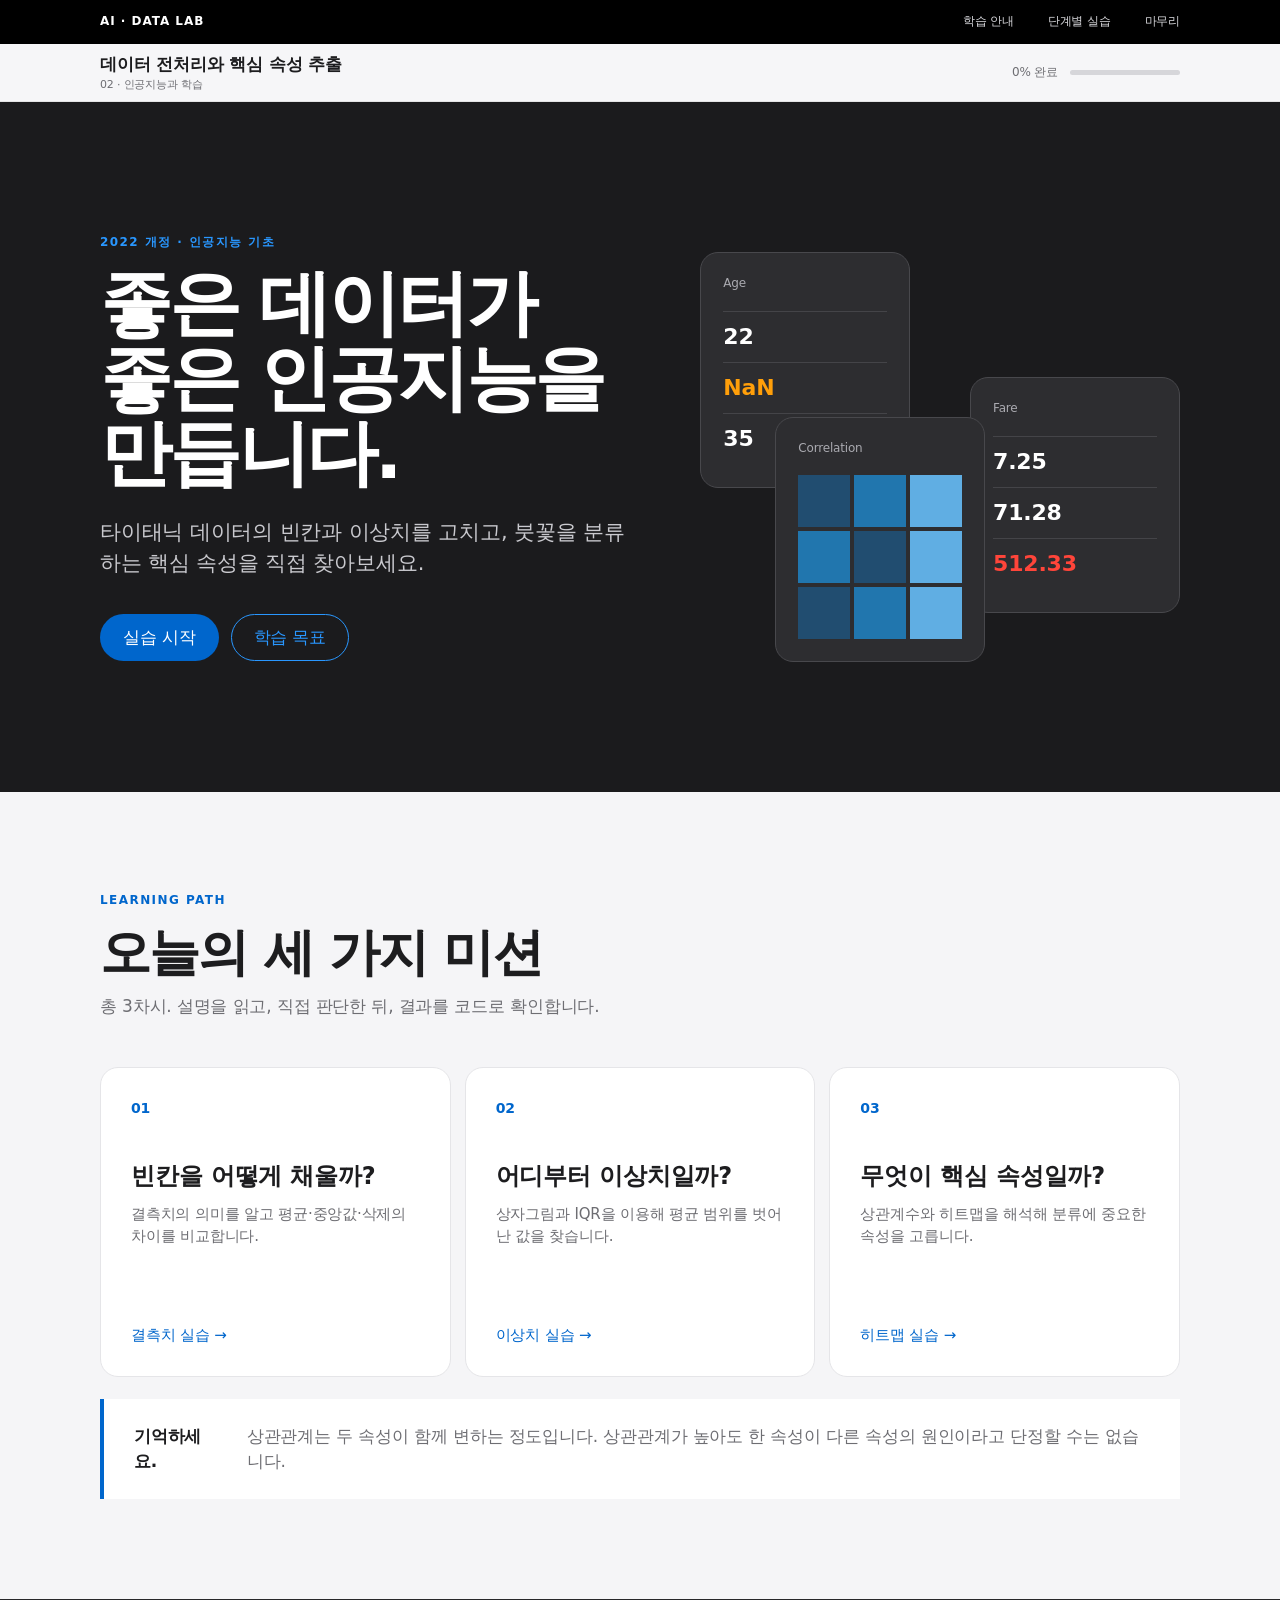
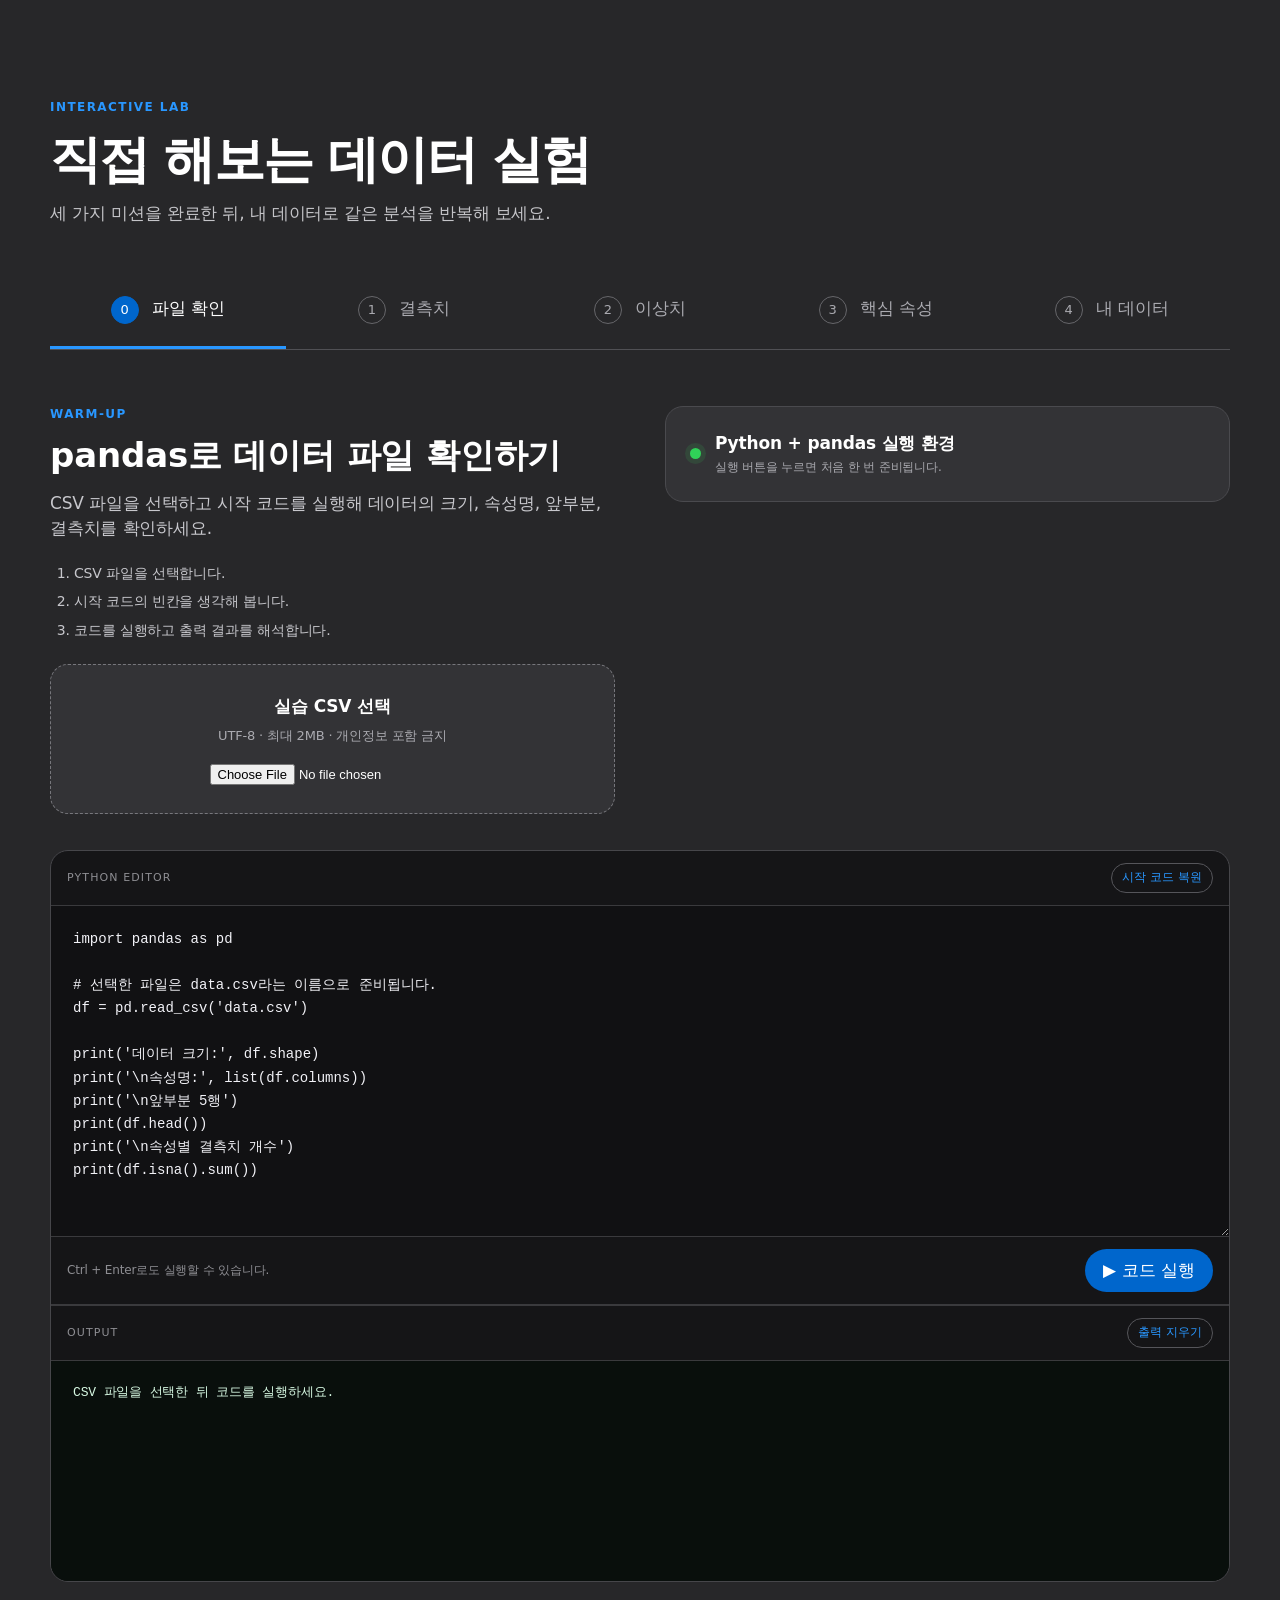
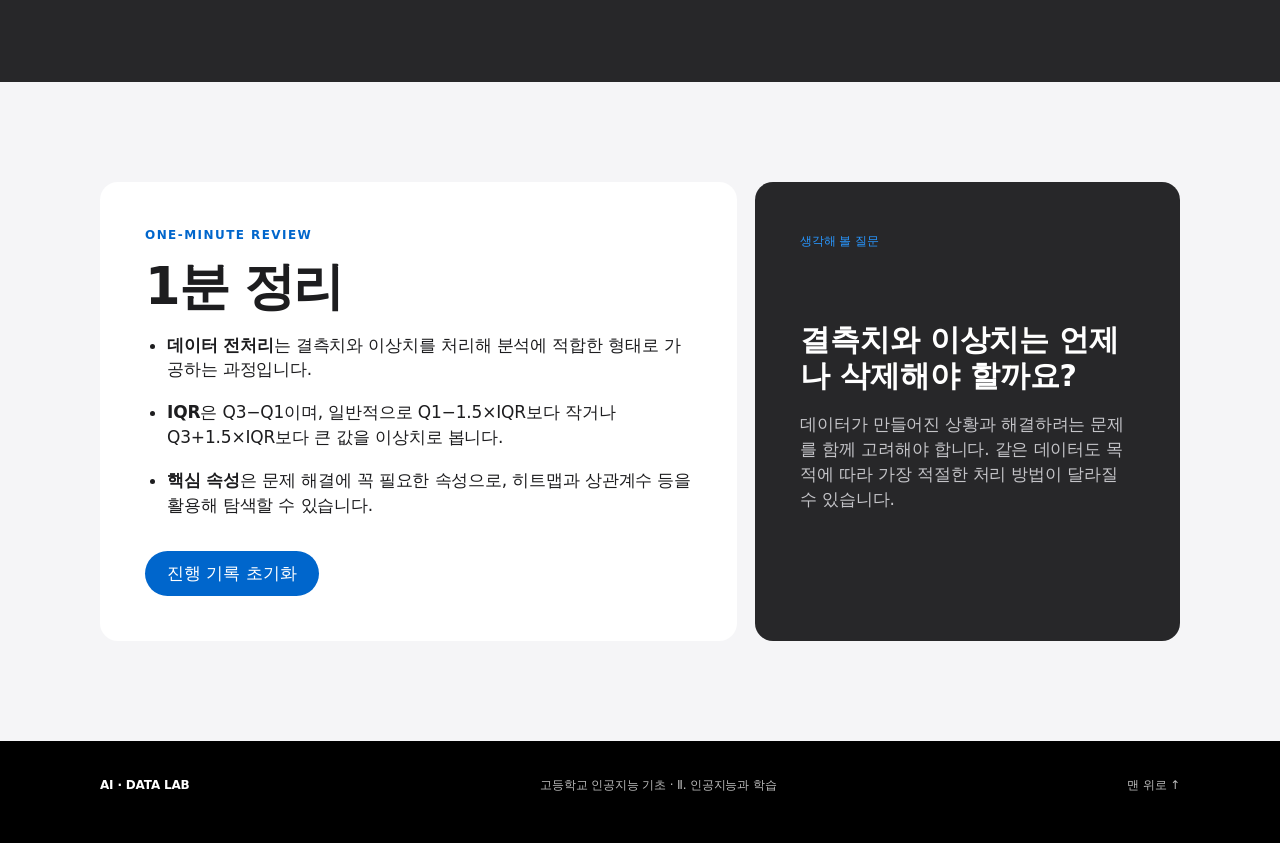
<file: index.html>
<!doctype html>
<html lang="ko">
  <head>
    <meta charset="UTF-8" />
    <meta name="viewport" content="width=device-width, initial-scale=1.0" />
    <meta name="description" content="고등학교 인공지능 기초 2단원 데이터 전처리와 핵심 속성 추출 실습 도우미" />
    <meta name="theme-color" content="#000000" />
    <title>데이터 실험실 | 인공지능 기초</title>
    <link rel="stylesheet" href="styles.css" />
    <link rel="stylesheet" href="upload.css" />
    <script src="app.js" defer></script>
    <script src="python-lab.js?v=20260804-3" defer></script>
  </head>
  <body>
    <a class="skip-link" href="#lesson">실습으로 바로가기</a>
    <header class="global-nav">
      <a class="wordmark" href="#top" aria-label="데이터 실험실 처음으로">AI · DATA LAB</a>
      <nav aria-label="주요 메뉴">
        <a href="#overview">학습 안내</a><a href="#lesson">단계별 실습</a><a href="#check">마무리</a>
      </nav>
    </header>
    <div class="sub-nav">
      <a href="#top"><strong>데이터 전처리와 핵심 속성 추출</strong><span>02 · 인공지능과 학습</span></a>
      <div class="progress-wrap" aria-label="학습 진행률"><span id="progressText">0% 완료</span><div class="progress-track"><i id="progressBar"></i></div></div>
    </div>

    <main id="top">
      <section class="hero dark-section">
        <div class="hero-copy">
          <p class="eyebrow">2022 개정 · 인공지능 기초</p>
          <h1>좋은 데이터가<br />좋은 인공지능을 만듭니다.</h1>
          <p>타이태닉 데이터의 빈칸과 이상치를 고치고, 붓꽃을 분류하는 핵심 속성을 직접 찾아보세요.</p>
          <div class="hero-actions"><a class="button primary" href="#lesson">실습 시작</a><a class="button ghost" href="#overview">학습 목표</a></div>
        </div>
        <div class="data-art" aria-hidden="true">
          <div class="data-card card-a"><small>Age</small><b>22</b><b class="missing">NaN</b><b>35</b></div>
          <div class="data-card card-b"><small>Fare</small><b>7.25</b><b>71.28</b><b class="outlier">512.33</b></div>
          <div class="data-card card-c"><small>Correlation</small><div class="mini-heatmap"><i></i><i></i><i></i><i></i><i></i><i></i><i></i><i></i><i></i></div></div>
        </div>
      </section>

      <section class="overview light-section" id="overview">
        <div class="section-title"><p class="eyebrow blue">LEARNING PATH</p><h2>오늘의 세 가지 미션</h2><p>총 3차시. 설명을 읽고, 직접 판단한 뒤, 결과를 코드로 확인합니다.</p></div>
        <div class="mission-grid">
          <article><span>01</span><h3>빈칸을 어떻게 채울까?</h3><p>결측치의 의미를 알고 평균·중앙값·삭제의 차이를 비교합니다.</p><a href="#lesson" data-open-tab="missing">결측치 실습 →</a></article>
          <article><span>02</span><h3>어디부터 이상치일까?</h3><p>상자그림과 IQR을 이용해 평균 범위를 벗어난 값을 찾습니다.</p><a href="#lesson" data-open-tab="outlier">이상치 실습 →</a></article>
          <article><span>03</span><h3>무엇이 핵심 속성일까?</h3><p>상관계수와 히트맵을 해석해 분류에 중요한 속성을 고릅니다.</p><a href="#lesson" data-open-tab="feature">히트맵 실습 →</a></article>
        </div>
        <aside class="concept-note"><strong>기억하세요.</strong><p>상관관계는 두 속성이 함께 변하는 정도입니다. 상관관계가 높아도 한 속성이 다른 속성의 원인이라고 단정할 수는 없습니다.</p></aside>
      </section>

      <section class="lab-section" id="lesson">
        <div class="section-title inverse"><p class="eyebrow">INTERACTIVE LAB</p><h2>직접 해보는 데이터 실험</h2><p>세 가지 미션을 완료한 뒤, 내 데이터로 같은 분석을 반복해 보세요.</p></div>
        <div class="tabs" role="tablist" aria-label="실습 선택">
          <button role="tab" aria-selected="true" aria-controls="panel-prepare" id="tab-prepare" data-tab="prepare"><i>0</i> 파일 확인</button>
          <button role="tab" aria-selected="false" aria-controls="panel-missing" id="tab-missing" data-tab="missing"><i>1</i> 결측치</button>
          <button role="tab" aria-selected="false" aria-controls="panel-outlier" id="tab-outlier" data-tab="outlier"><i>2</i> 이상치</button>
          <button role="tab" aria-selected="false" aria-controls="panel-feature" id="tab-feature" data-tab="feature"><i>3</i> 핵심 속성</button>
          <button role="tab" aria-selected="false" aria-controls="panel-upload" id="tab-upload" data-tab="upload"><i>4</i> 내 데이터</button>
        </div>

        <div class="lab-panel python-panel active" id="panel-prepare" role="tabpanel" aria-labelledby="tab-prepare">
          <div class="lab-copy"><p class="step-label">WARM-UP</p><h3>pandas로 데이터 파일 확인하기</h3><p>CSV 파일을 선택하고 시작 코드를 실행해 데이터의 크기, 속성명, 앞부분, 결측치를 확인하세요.</p>
            <ol class="code-steps"><li>CSV 파일을 선택합니다.</li><li>시작 코드의 빈칸을 생각해 봅니다.</li><li>코드를 실행하고 출력 결과를 해석합니다.</li></ol>
            <label class="upload-box" for="prepareCsv"><strong>실습 CSV 선택</strong><span>UTF-8 · 최대 2MB · 개인정보 포함 금지</span><input id="prepareCsv" type="file" accept=".csv,text/csv" /></label>
          </div>
          <div class="runtime-card"><span class="runtime-dot"></span><div><b>Python + pandas 실행 환경</b><small class="runtime-status">실행 버튼을 누르면 처음 한 번 준비됩니다.</small></div></div>
          <div class="python-workspace">
            <div class="editor-head"><span>PYTHON EDITOR</span><button class="reset-code" data-editor="prepareCode">시작 코드 복원</button></div>
            <textarea id="prepareCode" class="python-editor" spellcheck="false" aria-label="데이터 확인 파이썬 코드">import pandas as pd

# 선택한 파일은 data.csv라는 이름으로 준비됩니다.
df = pd.read_csv('data.csv')

print('데이터 크기:', df.shape)
print('\n속성명:', list(df.columns))
print('\n앞부분 5행')
print(df.head())
print('\n속성별 결측치 개수')
print(df.isna().sum())</textarea>
            <div class="run-row"><span>Ctrl + Enter로도 실행할 수 있습니다.</span><button class="run-python" data-runner="prepare">▶ 코드 실행</button></div>
            <div class="output-head"><span>OUTPUT</span><button class="clear-output" data-output="prepareOutput">출력 지우기</button></div><pre class="python-output" id="prepareOutput" tabindex="0">CSV 파일을 선택한 뒤 코드를 실행하세요.</pre>
          </div>
        </div>

        <div class="lab-panel" id="panel-missing" role="tabpanel" aria-labelledby="tab-missing" hidden>
          <div class="lab-copy"><p class="step-label">MISSION 01</p><h3>타이태닉 승객의 나이 결측치 처리하기</h3><p>나이 데이터에 값 하나가 빠져 있습니다. 각 방법을 적용했을 때 데이터가 어떻게 달라지는지 비교해 보세요.</p>
            <div class="choice-group" aria-label="결측치 처리 방법">
              <button class="choice active" data-fill="mean"><b>평균값</b><span>전체의 평균으로 대체</span></button>
              <button class="choice" data-fill="median"><b>중앙값</b><span>가운데 값으로 대체</span></button>
              <button class="choice" data-fill="drop"><b>행 삭제</b><span>빈 데이터 행 제거</span></button>
            </div>
            <div class="result-callout" id="missingResult" aria-live="polite"></div>
          </div>
          <div class="lab-visual">
            <div class="table-title"><span>titanic_sample.csv</span><small>Age 열</small></div>
            <table><thead><tr><th>PassengerId</th><th>Age</th><th>처리 결과</th></tr></thead><tbody id="missingTable"></tbody></table>
          </div>
          <div class="code-card"><div><span>COLAB CODE</span><button class="copy-button" data-copy="missingCode">코드 복사</button></div><pre><code id="missingCode"># Age 열의 결측치 확인하기
titanic['Age'].isna().sum()

# 평균값으로 결측치 대체하기
titanic['Age'].fillna(titanic['Age'].mean())</code></pre></div>
          <button class="complete-button" data-complete="missing">미션 1 완료하기</button>
        </div>

        <div class="lab-panel" id="panel-outlier" role="tabpanel" aria-labelledby="tab-outlier" hidden>
          <div class="lab-copy"><p class="step-label">MISSION 02</p><h3>IQR로 승선 요금 이상치 찾기</h3><p>Q1은 1사분위수, Q3은 3사분위수입니다. 아래 기준을 보고 이상치라고 생각하는 값을 모두 선택하세요.</p>
            <div class="formula"><span>하한 = Q1 − 1.5 × IQR</span><span>상한 = Q3 + 1.5 × IQR</span></div>
            <p class="threshold">이 표본의 Q1 = 10, Q3 = 30, IQR = 20 → <b>정상 범위: -20 ~ 60</b></p>
            <div class="fare-options" id="fareOptions" aria-label="승선 요금 선택"></div>
            <button class="check-button" id="checkOutliers">선택 확인</button><p class="feedback" id="outlierFeedback" aria-live="polite"></p>
          </div>
          <div class="lab-visual boxplot-wrap"><div class="axis"><span>0</span><span>30</span><span>60</span><span>90</span><span>120</span></div><div class="boxplot"><i class="whisker"></i><i class="box"></i><i class="median"></i><i class="dot dot-1"></i><i class="dot dot-2"></i></div><p>Fare(승선 요금) 상자그림</p></div>
          <div class="code-card"><div><span>COLAB CODE</span><button class="copy-button" data-copy="outlierCode">코드 복사</button></div><pre><code id="outlierCode">q1 = titanic['Fare'].quantile(0.25)
q3 = titanic['Fare'].quantile(0.75)
iqr = q3 - q1
lower = q1 - 1.5 * iqr
upper = q3 + 1.5 * iqr
titanic[(titanic['Fare'] &lt; lower) | (titanic['Fare'] &gt; upper)]</code></pre></div>
          <button class="complete-button" data-complete="outlier" disabled>먼저 정답을 확인하세요</button>
        </div>

        <div class="lab-panel" id="panel-feature" role="tabpanel" aria-labelledby="tab-feature" hidden>
          <div class="lab-copy"><p class="step-label">MISSION 03</p><h3>붓꽃 품종을 설명하는 핵심 속성 찾기</h3><p>Species와의 상관계수 절댓값이 큰 속성일수록 품종 분류와 관련이 깊습니다. 히트맵의 마지막 행을 살펴보고 핵심 속성 두 개를 선택하세요.</p>
            <div class="feature-options" id="featureOptions"></div>
            <button class="check-button" id="checkFeatures">선택 확인</button><p class="feedback" id="featureFeedback" aria-live="polite"></p>
          </div>
          <div class="lab-visual heatmap-wrap"><div class="heatmap" id="heatmap" role="img" aria-label="붓꽃 데이터 속성 간 상관계수 히트맵"></div><p>색이 밝을수록 양의 상관관계가 강합니다.</p></div>
          <div class="code-card"><div><span>COLAB CODE</span><button class="copy-button" data-copy="featureCode">코드 복사</button></div><pre><code id="featureCode">import seaborn as sns
import matplotlib.pyplot as plt

correlation = iris.corr(numeric_only=True)
sns.heatmap(correlation, annot=True, cmap='viridis')
plt.show()</code></pre></div>
          <button class="complete-button" data-complete="feature" disabled>먼저 정답을 확인하세요</button>
        </div>

        <div class="lab-panel python-panel" id="panel-upload" role="tabpanel" aria-labelledby="tab-upload" hidden>
          <div class="lab-copy"><p class="step-label">MY DATA · PYTHON LAB</p><h3>코드로 내 데이터 분석하기</h3><p>버튼이 계산해 주는 대신 pandas 코드를 직접 작성하고 실행합니다. 앞에서 배운 결측치, 이상치, 핵심 속성 분석을 적용해 보세요.</p>
            <label class="upload-box" for="myDataCsv"><strong>내 CSV 선택</strong><span>UTF-8 · 최대 2MB · 개인정보 포함 금지</span><input id="myDataCsv" type="file" accept=".csv,text/csv" /></label><p class="privacy-note">코드와 파일은 이 브라우저에서만 실행되며 서버로 전송되지 않습니다.</p>
          </div>
          <aside class="challenge-card"><span>도전 과제</span><ol><li>데이터의 결측치 개수를 확인하세요.</li><li>숫자 속성 하나의 이상치를 IQR로 찾으세요.</li><li>숫자 속성의 상관계수 표를 출력하세요.</li></ol></aside>
          <div class="python-workspace">
            <div class="editor-head"><span>PYTHON EDITOR</span><button class="reset-code" data-editor="myDataCode">도움 코드 복원</button></div>
            <textarea id="myDataCode" class="python-editor tall" spellcheck="false" aria-label="내 데이터 분석 파이썬 코드">import pandas as pd

df = pd.read_csv('data.csv')
print(df.head())

# 1. 아래에 결측치 개수를 확인하는 코드를 작성하세요.


# 2. 숫자 속성의 요약 통계를 확인하세요.


# 3. 숫자 속성 사이의 상관계수를 확인하세요.
</textarea>
            <div class="run-row"><span>여러 번 수정하고 실행해도 원본 파일은 변하지 않습니다.</span><button class="run-python" data-runner="myData">▶ 코드 실행</button></div>
            <div class="output-head"><span>OUTPUT</span><button class="clear-output" data-output="myDataOutput">출력 지우기</button></div><pre class="python-output tall" id="myDataOutput" tabindex="0">CSV 파일을 선택하고 분석 코드를 작성해 보세요.</pre>
          </div>
        </div>
      </section>

      <section class="finish light-section" id="check">
        <div class="finish-card"><p class="eyebrow blue">ONE-MINUTE REVIEW</p><h2>1분 정리</h2><ul><li><b>데이터 전처리</b>는 결측치와 이상치를 처리해 분석에 적합한 형태로 가공하는 과정입니다.</li><li><b>IQR</b>은 Q3−Q1이며, 일반적으로 Q1−1.5×IQR보다 작거나 Q3+1.5×IQR보다 큰 값을 이상치로 봅니다.</li><li><b>핵심 속성</b>은 문제 해결에 꼭 필요한 속성으로, 히트맵과 상관계수 등을 활용해 탐색할 수 있습니다.</li></ul><button class="button primary" id="resetProgress">진행 기록 초기화</button></div>
        <div class="teacher-note"><span>생각해 볼 질문</span><h3>결측치와 이상치는 언제나 삭제해야 할까요?</h3><p>데이터가 만들어진 상황과 해결하려는 문제를 함께 고려해야 합니다. 같은 데이터도 목적에 따라 가장 적절한 처리 방법이 달라질 수 있습니다.</p></div>
      </section>
    </main>
    <footer><strong>AI · DATA LAB</strong><p>고등학교 인공지능 기초 · Ⅱ. 인공지능과 학습</p><a href="#top">맨 위로 ↑</a></footer>
    <div class="toast" id="toast" role="status" aria-live="polite"></div>
  </body>
</html>
</file>
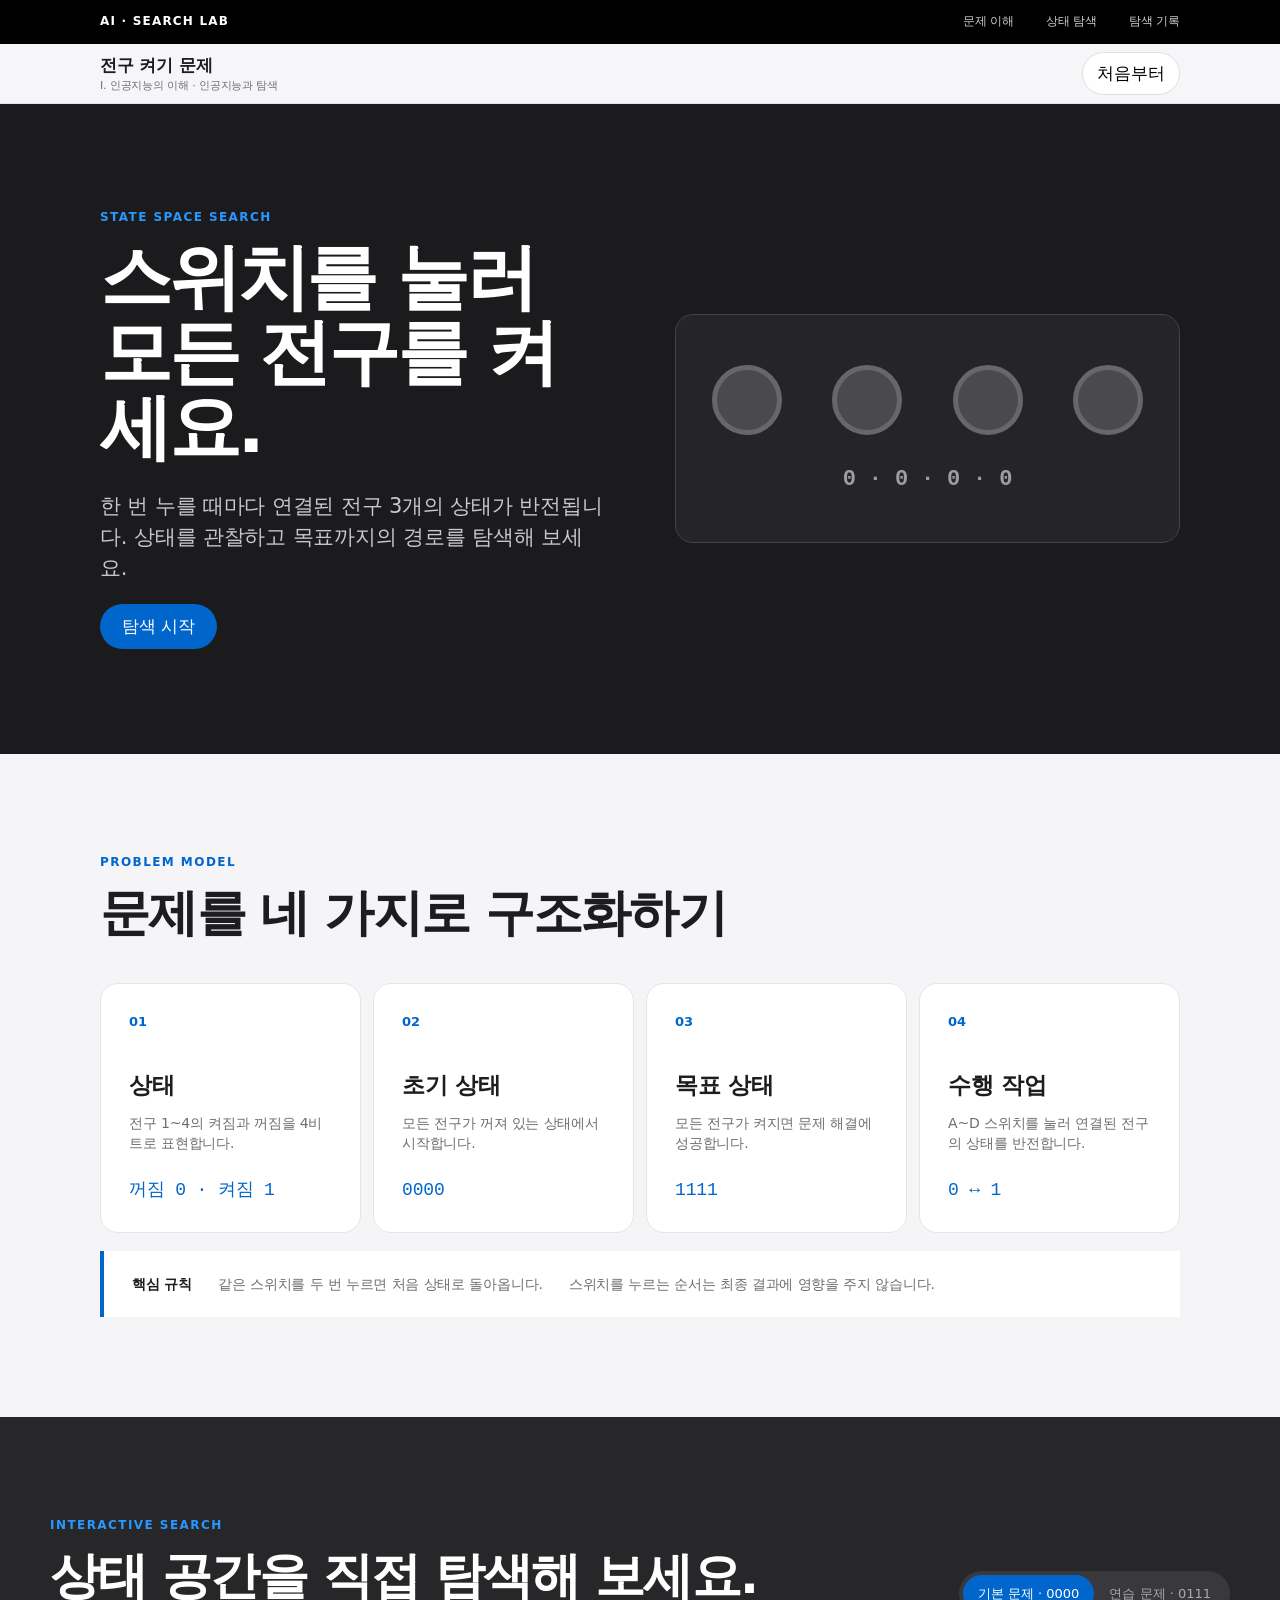
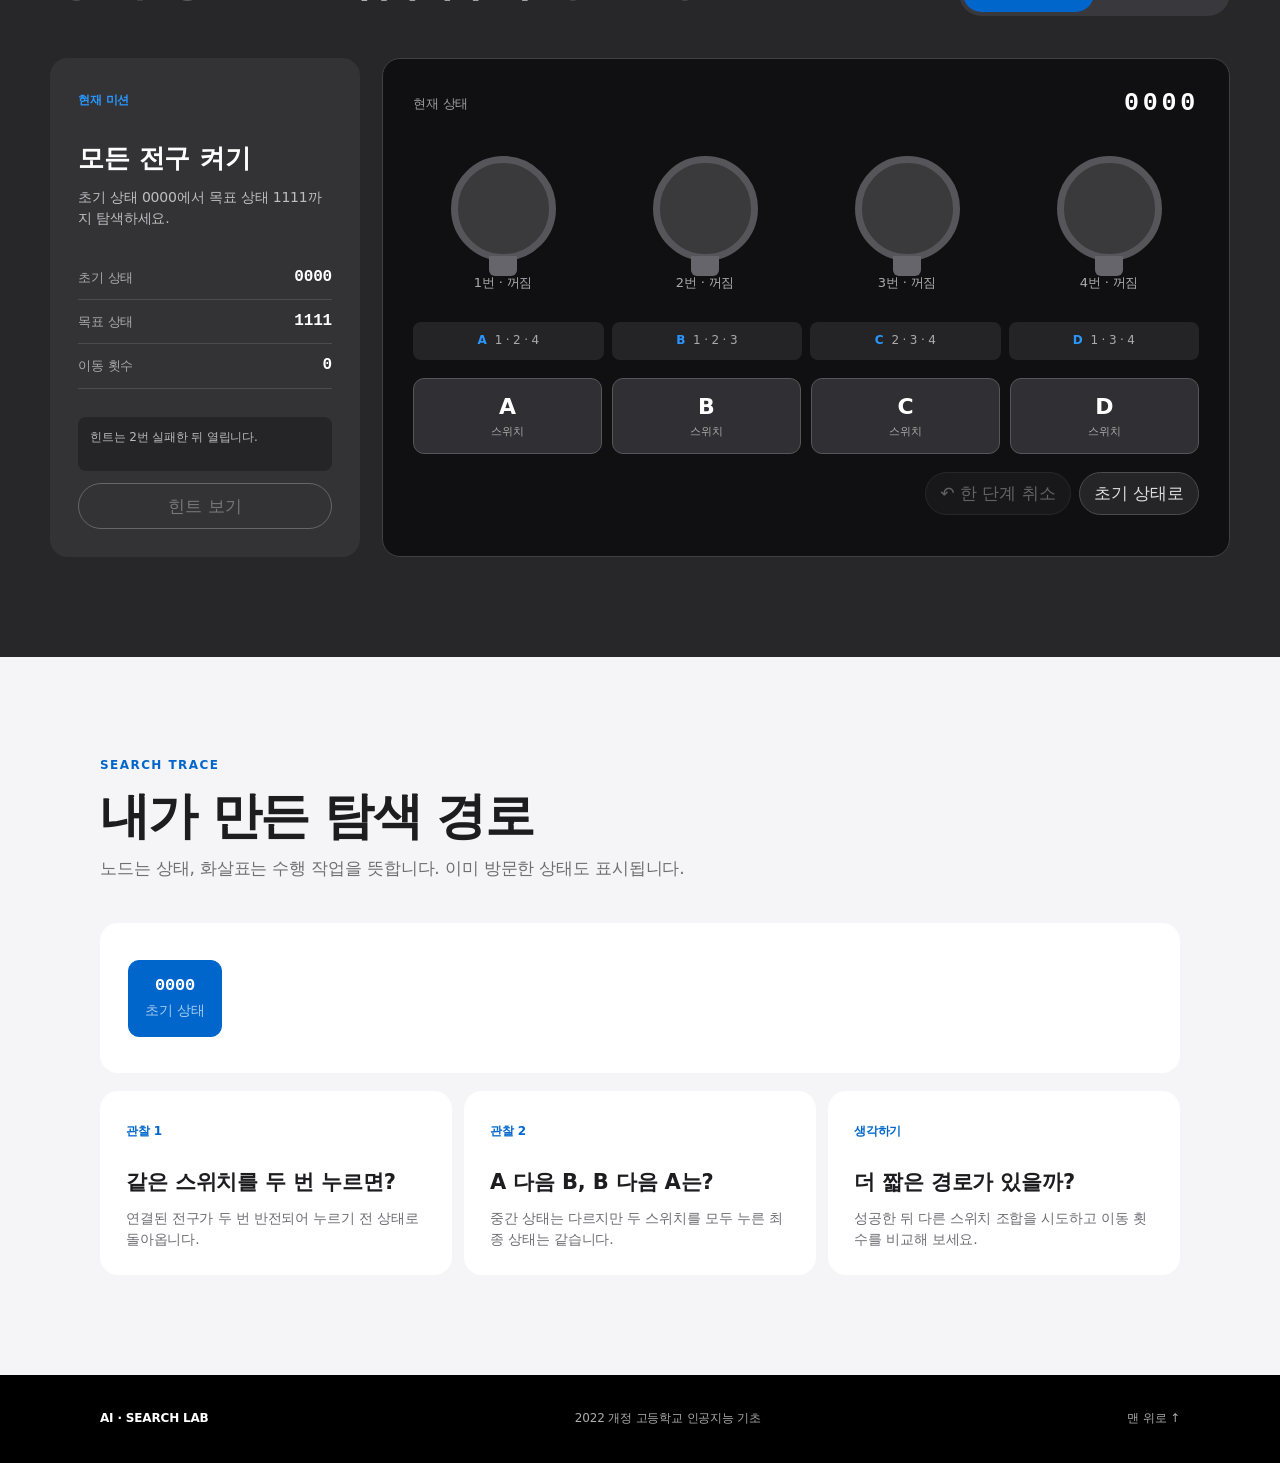
<file: bulb-lab/index.html>
<!doctype html>
<html lang="ko">
<head>
  <meta charset="UTF-8" />
  <meta name="viewport" content="width=device-width, initial-scale=1" />
  <meta name="description" content="인공지능 기초 탐색 과정 설계 - 전구 켜기 문제 실습" />
  <meta name="theme-color" content="#050505" />
  <title>전구 탐색 실험실 | 인공지능 기초</title>
  <link rel="stylesheet" href="styles.css" />
  <script src="app.js" defer></script>
</head>
<body>
  <a class="skip" href="#lab">실습으로 바로가기</a>
  <header class="global-nav"><a href="../">AI · SEARCH LAB</a><nav><a href="#concept">문제 이해</a><a href="#lab">상태 탐색</a><a href="#tree">탐색 기록</a></nav></header>
  <div class="sub-nav"><div><strong>전구 켜기 문제</strong><small>Ⅰ. 인공지능의 이해 · 인공지능과 탐색</small></div><button id="resetAll" class="mini-button">처음부터</button></div>

  <main>
    <section class="hero" id="top">
      <div class="hero-copy"><p class="eyebrow">STATE SPACE SEARCH</p><h1>스위치를 눌러<br>모든 전구를 켜세요.</h1><p>한 번 누를 때마다 연결된 전구 3개의 상태가 반전됩니다. 상태를 관찰하고 목표까지의 경로를 탐색해 보세요.</p><a class="primary" href="#lab">탐색 시작</a></div>
      <div class="hero-board" aria-hidden="true"><div class="hero-bulbs"><i></i><i></i><i></i><i></i></div><div class="binary">0 · 0 · 0 · 0</div></div>
    </section>

    <section class="concept" id="concept">
      <div class="section-heading"><p class="eyebrow blue">PROBLEM MODEL</p><h2>문제를 네 가지로 구조화하기</h2></div>
      <div class="concept-grid">
        <article><span>01</span><h3>상태</h3><p>전구 1~4의 켜짐과 꺼짐을 4비트로 표현합니다.</p><code>꺼짐 0 · 켜짐 1</code></article>
        <article><span>02</span><h3>초기 상태</h3><p>모든 전구가 꺼져 있는 상태에서 시작합니다.</p><code>0000</code></article>
        <article><span>03</span><h3>목표 상태</h3><p>모든 전구가 켜지면 문제 해결에 성공합니다.</p><code>1111</code></article>
        <article><span>04</span><h3>수행 작업</h3><p>A~D 스위치를 눌러 연결된 전구의 상태를 반전합니다.</p><code>0 ↔ 1</code></article>
      </div>
      <div class="rule-strip"><b>핵심 규칙</b><span>같은 스위치를 두 번 누르면 처음 상태로 돌아옵니다.</span><span>스위치를 누르는 순서는 최종 결과에 영향을 주지 않습니다.</span></div>
    </section>

    <section class="lab" id="lab">
      <div class="lab-title"><div><p class="eyebrow">INTERACTIVE SEARCH</p><h2>상태 공간을 직접 탐색해 보세요.</h2></div><div class="mode-switch" role="group" aria-label="문제 선택"><button class="active" data-mode="main">기본 문제 · 0000</button><button data-mode="practice">연습 문제 · 0111</button></div></div>
      <div class="workspace">
        <aside class="mission-card"><span>현재 미션</span><h3 id="missionTitle">모든 전구 켜기</h3><p id="missionCopy">초기 상태 0000에서 목표 상태 1111까지 탐색하세요.</p><dl><div><dt>초기 상태</dt><dd id="initialState">0000</dd></div><div><dt>목표 상태</dt><dd>1111</dd></div><div><dt>이동 횟수</dt><dd id="moveCount">0</dd></div></dl><div class="hint" id="hintText">힌트는 2번 실패한 뒤 열립니다.</div><button id="hintButton" class="outline" disabled>힌트 보기</button></aside>

        <div class="circuit-card">
          <div class="status-line"><span>현재 상태</span><strong id="binaryState" aria-live="polite">0000</strong></div>
          <div class="bulb-row" id="bulbRow" aria-label="전구 상태"></div>
          <div class="connection-table" aria-label="스위치 연결 정보">
            <div><b>A</b><span>1 · 2 · 4</span></div><div><b>B</b><span>1 · 2 · 3</span></div><div><b>C</b><span>2 · 3 · 4</span></div><div><b>D</b><span>1 · 3 · 4</span></div>
          </div>
          <div class="switch-row" id="switchRow"><button data-switch="A"><b>A</b><span>스위치</span></button><button data-switch="B"><b>B</b><span>스위치</span></button><button data-switch="C"><b>C</b><span>스위치</span></button><button data-switch="D"><b>D</b><span>스위치</span></button></div>
          <div class="control-row"><button id="undoButton" class="utility" disabled>↶ 한 단계 취소</button><button id="resetButton" class="utility">초기 상태로</button></div>
          <div class="success" id="successPanel" hidden><span>GOAL REACHED</span><h3>모든 전구가 켜졌습니다!</h3><p id="successCopy"></p><button id="replayButton" class="primary">다시 탐색하기</button></div>
        </div>
      </div>
    </section>

    <section class="tree-section" id="tree">
      <div class="section-heading"><p class="eyebrow blue">SEARCH TRACE</p><h2>내가 만든 탐색 경로</h2><p>노드는 상태, 화살표는 수행 작업을 뜻합니다. 이미 방문한 상태도 표시됩니다.</p></div>
      <div class="trace" id="trace" aria-live="polite"></div>
      <div class="analysis-grid"><article><span>관찰 1</span><h3>같은 스위치를 두 번 누르면?</h3><p>연결된 전구가 두 번 반전되어 누르기 전 상태로 돌아옵니다.</p></article><article><span>관찰 2</span><h3>A 다음 B, B 다음 A는?</h3><p>중간 상태는 다르지만 두 스위치를 모두 누른 최종 상태는 같습니다.</p></article><article><span>생각하기</span><h3>더 짧은 경로가 있을까?</h3><p>성공한 뒤 다른 스위치 조합을 시도하고 이동 횟수를 비교해 보세요.</p></article></div>
    </section>
  </main>
  <footer><strong>AI · SEARCH LAB</strong><span>2022 개정 고등학교 인공지능 기초</span><a href="#top">맨 위로 ↑</a></footer>
</body>
</html>
</file>
<file: styles.css>
:root{--blue:#0066cc;--blue-dark:#2997ff;--ink:#1d1d1f;--muted:#6e6e73;--paper:#f5f5f7;--white:#fff;--dark:#272729;--dark2:#1b1b1d;--line:#dedee2;--good:#18794e;--bad:#b42318}*{box-sizing:border-box}html{scroll-behavior:smooth}body{margin:0;color:var(--ink);background:var(--white);font-family:system-ui,-apple-system,BlinkMacSystemFont,"Segoe UI","Noto Sans KR",sans-serif;font-size:17px;line-height:1.47;letter-spacing:-.01em}button,a{font:inherit}button{cursor:pointer}a{color:inherit;text-decoration:none}.skip-link{position:fixed;top:-5rem;left:1rem;z-index:100;padding:10px 18px;color:#fff;background:var(--blue);border-radius:999px}.skip-link:focus{top:1rem}.global-nav{height:44px;padding:0 max(24px,calc((100vw - 1080px)/2));display:flex;align-items:center;justify-content:space-between;color:#fff;background:#000;font-size:12px}.wordmark{font-weight:600;letter-spacing:.08em}.global-nav nav{display:flex;gap:34px;color:#d8d8dc}.global-nav a:hover,.global-nav a:focus-visible{color:#fff}.sub-nav{position:sticky;top:0;z-index:20;min-height:58px;padding:8px max(24px,calc((100vw - 1080px)/2));display:flex;align-items:center;justify-content:space-between;background:rgba(245,245,247,.86);border-bottom:1px solid rgba(0,0,0,.08);backdrop-filter:saturate(180%) blur(20px)}.sub-nav a strong,.sub-nav a span{display:block}.sub-nav a strong{font-size:17px}.sub-nav a span{color:var(--muted);font-size:11px}.progress-wrap{display:flex;align-items:center;gap:12px;color:var(--muted);font-size:12px}.progress-track{width:110px;height:5px;overflow:hidden;background:#d6d6da;border-radius:999px}.progress-track i{width:0;height:100%;display:block;background:var(--blue);transition:width .3s}.dark-section{color:#fff;background:var(--dark2)}.hero{min-height:690px;padding:90px max(28px,calc((100vw - 1080px)/2));display:grid;grid-template-columns:1.05fr .95fr;align-items:center;gap:70px}.eyebrow{margin:0 0 15px;color:var(--blue-dark);font-size:12px;font-weight:600;letter-spacing:.12em}.eyebrow.blue{color:var(--blue)}h1,h2,h3,p{margin-top:0}h1{margin-bottom:26px;font-size:clamp(42px,6vw,72px);font-weight:600;line-height:1.04;letter-spacing:-.045em}.hero-copy>p:not(.eyebrow){max-width:620px;color:#c9c9ce;font-size:21px;line-height:1.5}.hero-actions{margin-top:34px;display:flex;gap:12px}.button{min-height:44px;padding:10px 22px;display:inline-flex;align-items:center;justify-content:center;border:1px solid transparent;border-radius:9999px}.button.primary{color:#fff;background:var(--blue)}.button.ghost{color:var(--blue-dark);border-color:var(--blue-dark)}.button:active,.check-button:active,.complete-button:active{transform:scale(.95)}.data-art{height:430px;position:relative}.data-card{position:absolute;width:210px;padding:22px;background:#2d2d30;border:1px solid #48484c;border-radius:18px}.data-card small{display:block;margin-bottom:18px;color:#aaaab0;font-size:12px}.data-card b{padding:9px 0;display:block;border-top:1px solid #444448;font-size:22px}.data-card .missing{color:#ff9f0a}.data-card .outlier{color:#ff453a}.card-a{left:0;top:20px}.card-b{right:0;top:145px}.card-c{left:75px;bottom:0}.mini-heatmap{display:grid;grid-template-columns:repeat(3,1fr);gap:4px}.mini-heatmap i{aspect-ratio:1;background:#214d70}.mini-heatmap i:nth-child(2n){background:#2176ae}.mini-heatmap i:nth-child(3n){background:#60aee3}.light-section{padding:100px max(28px,calc((100vw - 1080px)/2));background:var(--paper)}.section-title{max-width:720px;margin-bottom:48px}.section-title h2,.finish h2{margin-bottom:14px;font-size:clamp(36px,4vw,52px);line-height:1.08;letter-spacing:-.035em}.section-title>p:last-child{color:var(--muted)}.mission-grid{display:grid;grid-template-columns:repeat(3,1fr);gap:14px}.mission-grid article{min-height:310px;padding:30px;display:flex;flex-direction:column;background:#fff;border:1px solid #e5e5e8;border-radius:18px}.mission-grid article>span{color:var(--blue);font-size:14px;font-weight:600}.mission-grid h3{margin:42px 0 12px;font-size:24px;line-height:1.25}.mission-grid p{color:var(--muted);font-size:15px}.mission-grid a{margin-top:auto;color:var(--blue);font-size:15px}.concept-note{margin-top:22px;padding:25px 30px;display:flex;gap:25px;background:#fff;border-left:4px solid var(--blue)}.concept-note p{margin:0;color:var(--muted)}.lab-section{padding:100px max(28px,calc((100vw - 1180px)/2));color:#fff;background:var(--dark)}.inverse>p:last-child{color:#c4c4c8}.tabs{margin-bottom:0;display:grid;grid-template-columns:repeat(3,1fr);border-bottom:1px solid #505054}.tabs button{padding:22px;color:#aaaab0;background:transparent;border:0;border-bottom:3px solid transparent}.tabs button i{width:28px;height:28px;margin-right:8px;display:inline-grid;place-items:center;border:1px solid #66666a;border-radius:50%;font-style:normal;font-size:13px}.tabs button[aria-selected=true]{color:#fff;border-color:var(--blue-dark)}.tabs button[aria-selected=true] i{background:var(--blue);border-color:var(--blue)}.lab-panel{padding:56px 0 0;display:grid;grid-template-columns:1fr 1fr;gap:36px 50px}.lab-panel[hidden]{display:none}.step-label{color:var(--blue-dark);font-size:12px;font-weight:600;letter-spacing:.12em}.lab-copy h3{margin-bottom:16px;font-size:34px;line-height:1.15}.lab-copy>p:not(.step-label):not(.feedback):not(.threshold){color:#c7c7cc}.choice-group{margin-top:30px;display:grid;gap:9px}.choice{padding:16px 18px;display:flex;align-items:center;justify-content:space-between;text-align:left;color:#fff;background:#333336;border:1px solid #505054;border-radius:11px}.choice span{color:#aaaab0;font-size:13px}.choice.active{border:2px solid var(--blue-dark)}.result-callout,.feedback{min-height:56px;margin-top:16px;padding:14px 16px;color:#d9d9de;background:#1d1d1f;border-radius:8px;font-size:14px}.lab-visual{align-self:start;overflow:hidden;color:var(--ink);background:#fff;border-radius:18px}.table-title{padding:18px 20px;display:flex;justify-content:space-between;border-bottom:1px solid var(--line);font-size:13px}.table-title small{color:var(--muted)}table{width:100%;border-collapse:collapse;font-size:14px}th,td{padding:14px 18px;text-align:left;border-bottom:1px solid #eeeef0}th{color:var(--muted);font-weight:500}td.changed{color:var(--blue);font-weight:600}td.removed{color:var(--bad);text-decoration:line-through}.code-card{grid-column:1/-1;overflow:hidden;background:#151517;border:1px solid #46464a;border-radius:11px}.code-card>div{padding:11px 16px;display:flex;align-items:center;justify-content:space-between;border-bottom:1px solid #3a3a3d}.code-card span{color:#8e8e93;font-size:11px;letter-spacing:.1em}.copy-button{padding:5px 10px;color:var(--blue-dark);background:transparent;border:1px solid #55555a;border-radius:999px;font-size:12px}.code-card pre{margin:0;padding:20px;overflow:auto;color:#e8e8ed;font-size:13px;line-height:1.6}.complete-button{grid-column:1/-1;justify-self:end;min-height:44px;padding:10px 22px;color:#fff;background:var(--blue);border:0;border-radius:999px}.complete-button[disabled]{color:#8e8e93;background:#3a3a3c;cursor:not-allowed}.formula{margin:24px 0 12px;display:grid;grid-template-columns:1fr 1fr;gap:8px}.formula span{padding:13px;background:#333336;border-radius:8px;font-size:13px}.threshold{color:#d2d2d7;font-size:14px}.fare-options,.feature-options{display:flex;flex-wrap:wrap;gap:9px}.fare-options button,.feature-options button{min-height:42px;padding:9px 14px;color:#fff;background:#333336;border:1px solid #55555a;border-radius:999px}.fare-options button.selected,.feature-options button.selected{background:var(--blue);border-color:var(--blue)}.check-button{margin-top:18px;padding:10px 18px;color:var(--blue-dark);background:transparent;border:1px solid var(--blue-dark);border-radius:999px}.feedback.success{color:#6ee7a8}.feedback.error{color:#ff8a80}.boxplot-wrap{padding:80px 36px 35px}.axis{display:flex;justify-content:space-between;color:var(--muted);font-size:12px}.boxplot{height:110px;position:relative;border-bottom:1px solid #ccc}.whisker{position:absolute;left:8%;right:50%;top:52px;border-top:2px solid var(--ink)}.box{position:absolute;left:10%;width:15%;height:48px;top:29px;border:2px solid var(--ink);background:#d9ecff}.median{position:absolute;left:17%;height:48px;top:29px;border-left:3px solid var(--blue)}.dot{position:absolute;width:10px;height:10px;top:48px;background:var(--bad);border-radius:50%}.dot-1{left:70%}.dot-2{left:95%}.boxplot-wrap p,.heatmap-wrap>p{margin:20px 0 0;color:var(--muted);text-align:center;font-size:13px}.heatmap-wrap{padding:24px}.heatmap{display:grid;grid-template-columns:96px repeat(5,1fr);gap:3px}.heat-cell{min-width:0;aspect-ratio:1;display:grid;place-items:center;color:#fff;font-size:11px}.heat-label{display:flex;align-items:center;justify-content:flex-end;padding-right:8px;color:var(--muted);font-size:10px;line-height:1.1;text-align:right}.finish{display:grid;grid-template-columns:1.2fr .8fr;gap:18px}.finish-card,.teacher-note{padding:45px;background:#fff;border-radius:18px}.finish-card ul{padding-left:22px}.finish-card li{margin:18px 0}.finish-card .button{margin-top:15px;border:0}.teacher-note{color:#fff;background:var(--dark)}.teacher-note span{color:var(--blue-dark);font-size:12px}.teacher-note h3{margin:70px 0 18px;font-size:30px;line-height:1.2}.teacher-note p{color:#c4c4c8}footer{padding:36px max(28px,calc((100vw - 1080px)/2));display:flex;justify-content:space-between;gap:20px;color:#bbb;background:#000;font-size:12px}footer strong{color:#fff}.toast{position:fixed;left:50%;bottom:28px;z-index:50;padding:11px 18px;color:#fff;background:#1d1d1f;border-radius:999px;opacity:0;pointer-events:none;transform:translate(-50%,16px);transition:.2s}.toast.show{opacity:1;transform:translate(-50%,0)}:focus-visible{outline:2px solid var(--blue-dark);outline-offset:3px}@media(max-width:850px){.global-nav nav{display:none}.hero{grid-template-columns:1fr;padding-top:70px}.data-art{height:360px}.mission-grid{grid-template-columns:1fr}.mission-grid article{min-height:230px}.mission-grid h3{margin-top:28px}.lab-panel,.finish{grid-template-columns:1fr}.code-card,.complete-button{grid-column:1}.lab-visual{order:2}.code-card{order:3}.complete-button{order:4}.concept-note{display:block}.concept-note strong{display:block;margin-bottom:8px}}@media(max-width:560px){body{font-size:16px}.sub-nav{align-items:flex-start}.sub-nav a span,.progress-wrap>span{display:none}.progress-track{width:80px;margin-top:10px}.hero,.light-section,.lab-section{padding-left:20px;padding-right:20px}.hero{min-height:700px;overflow:hidden}.data-card{width:175px;padding:16px}.card-c{left:20px}.tabs button{padding:16px 5px;font-size:13px}.tabs button i{display:none}.lab-copy h3{font-size:28px}.formula{grid-template-columns:1fr}.choice{align-items:flex-start;flex-direction:column;gap:3px}.heatmap{grid-template-columns:70px repeat(5,1fr)}.heat-cell{font-size:9px}.finish-card,.teacher-note{padding:30px 22px}footer{flex-direction:column}}@media(prefers-reduced-motion:reduce){html{scroll-behavior:auto}*{transition:none!important}}
</file>
<file: upload.css>
.tabs{grid-template-columns:repeat(5,1fr)}
.upload-box{min-height:150px;margin-top:24px;padding:26px;display:flex;align-items:center;justify-content:center;flex-direction:column;gap:7px;color:#fff;background:#333336;border:1px dashed #77777c;border-radius:18px;text-align:center}
.upload-box:hover,.upload-box:focus-within{border-color:var(--blue-dark);background:#38383b}.upload-box span,.privacy-note{color:#aaaab0;font-size:13px}.upload-box input{max-width:100%;margin-top:12px;font-size:13px}.privacy-note{margin-top:12px}.upload-overview{min-height:260px;padding:50px;display:flex;align-items:center;justify-content:center;flex-direction:column;text-align:center}.upload-overview b{font-size:22px}.upload-overview p{max-width:390px;margin:10px 0 0;color:var(--muted)}
.upload-workspace{grid-column:1/-1;display:grid;gap:18px}.upload-workspace[hidden]{display:none}.file-summary,.analysis-results{display:grid;grid-template-columns:repeat(4,1fr);gap:10px}.summary-item{padding:20px;color:var(--ink);background:#fff;border-radius:11px}.summary-item span,.stat-card span{display:block;color:var(--muted);font-size:12px}.summary-item b,.stat-card b{display:block;margin-top:8px;font-size:23px}.preview-card{overflow:hidden;color:var(--ink);background:#fff;border-radius:18px}.table-scroll{max-height:390px;overflow:auto}.table-scroll table{min-width:650px}.missing-value{color:#b54708;font-style:normal;font-weight:600}
.analysis-controls,.correlation-controls{padding:22px;display:grid;grid-template-columns:1fr 1fr auto;align-items:end;gap:14px;background:#333336;border-radius:11px}.analysis-controls label,.correlation-controls label{color:#c7c7cc;font-size:13px}.analysis-controls select,.correlation-controls select{width:100%;height:44px;margin-top:7px;padding:0 12px;color:#fff;background:#222225;border:1px solid #5a5a5e;border-radius:8px}.analysis-controls .check-button,.correlation-controls .check-button{margin:0}.stat-card{padding:20px;color:#fff;background:#333336;border:1px solid #4a4a4e;border-radius:11px}.correlation-controls{grid-template-columns:1.2fr 1fr 1fr auto}.correlation-controls h4{margin:4px 0 0;font-size:18px}.correlation-result{min-height:88px;padding:22px;background:#1d1d1f;border-radius:11px}.correlation-meter{height:10px;margin:15px 0 7px;overflow:hidden;background:#414145;border-radius:999px}.correlation-meter i{height:100%;display:block;background:var(--blue-dark);border-radius:999px}.download-row{padding:20px 0;display:flex;align-items:center;justify-content:space-between;gap:20px;border-top:1px solid #4a4a4e}.download-row p{margin:0;color:#aaaab0;font-size:13px}.upload-feedback{grid-column:1/-1;margin:0}.upload-feedback:empty{display:none}
@media(max-width:850px){.upload-panel .lab-visual{order:initial}.file-summary,.analysis-results{grid-template-columns:repeat(2,1fr)}.analysis-controls,.correlation-controls{grid-template-columns:1fr 1fr}.analysis-controls button,.correlation-controls button{grid-column:1/-1}.download-row{align-items:flex-start;flex-direction:column}}
@media(max-width:560px){.tabs button{padding-left:3px;padding-right:3px;font-size:12px}.file-summary,.analysis-results,.analysis-controls,.correlation-controls{grid-template-columns:1fr}}

.python-panel{align-items:start}.code-steps{margin:22px 0;padding-left:24px;color:#c7c7cc;font-size:14px}.code-steps li{margin:8px 0}.runtime-card,.challenge-card{padding:24px;color:#fff;background:#333336;border:1px solid #4a4a4e;border-radius:18px}.runtime-card{display:flex;align-items:center;gap:14px}.runtime-card b,.runtime-card small{display:block}.runtime-card small{margin-top:3px;color:#aaaab0;font-size:12px}.runtime-dot{width:11px;height:11px;background:#30d158;border-radius:50%;box-shadow:0 0 0 5px rgba(48,209,88,.12)}.challenge-card>span{color:var(--blue-dark);font-size:12px;font-weight:600;letter-spacing:.08em}.challenge-card ol{margin:18px 0 0;padding-left:22px;color:#d2d2d7;font-size:14px}.challenge-card li{margin:10px 0}.python-workspace{grid-column:1/-1;overflow:hidden;background:#151517;border:1px solid #46464a;border-radius:18px}.editor-head,.output-head,.run-row{padding:12px 16px;display:flex;align-items:center;justify-content:space-between;border-bottom:1px solid #3a3a3d}.editor-head span,.output-head span{color:#8e8e93;font-size:11px;letter-spacing:.1em}.reset-code,.clear-output{padding:5px 10px;color:var(--blue-dark);background:transparent;border:1px solid #55555a;border-radius:999px;font-size:12px}.python-editor{width:100%;min-height:330px;padding:22px;display:block;resize:vertical;color:#f2f2f7;background:#111113;border:0;outline:0;font:14px/1.65 Consolas,"SFMono-Regular",monospace;tab-size:4}.python-editor.tall{min-height:410px}.python-editor:focus{box-shadow:inset 0 0 0 2px var(--blue-dark)}.run-row{border-top:1px solid #3a3a3d}.run-row span{color:#8e8e93;font-size:12px}.run-python{min-height:42px;padding:9px 18px;color:#fff;background:var(--blue);border:0;border-radius:999px}.run-python[disabled]{color:#aaaab0;background:#3a3a3c;cursor:wait}.output-head{border-top:1px solid #3a3a3d}.python-output{min-height:220px;max-height:440px;margin:0;padding:22px;overflow:auto;white-space:pre-wrap;color:#d7f9e3;background:#090f0c;font:13px/1.6 Consolas,"SFMono-Regular",monospace}.python-output.tall{min-height:300px}.python-output.error{color:#ff9f97}.python-output.running{color:#ffd60a}.python-output:focus{outline:2px solid var(--blue-dark);outline-offset:-2px}
@media(max-width:850px){.python-panel .runtime-card,.python-panel .challenge-card{order:initial}.python-workspace{grid-column:1}.tabs{overflow-x:auto;grid-template-columns:repeat(5,minmax(110px,1fr))}}
@media(max-width:560px){.run-row{align-items:flex-start;flex-direction:column;gap:12px}.run-python{width:100%}.python-editor{min-height:380px;padding:16px;font-size:12px}.python-output{padding:16px;font-size:12px}}
</file>
<file: bulb-lab/styles.css>
:root{--blue:#0066cc;--sky:#2997ff;--ink:#1d1d1f;--muted:#6e6e73;--paper:#f5f5f7;--dark:#1b1b1d;--tile:#272729;--yellow:#ffd60a;--line:#dedee2}*{box-sizing:border-box}html{scroll-behavior:smooth}body{margin:0;color:var(--ink);font-family:system-ui,-apple-system,"Segoe UI","Noto Sans KR",sans-serif;font-size:17px;line-height:1.47;letter-spacing:-.01em}button,a{font:inherit}button{cursor:pointer}a{color:inherit;text-decoration:none}.skip{position:fixed;left:16px;top:-60px;z-index:99;padding:10px 18px;color:#fff;background:var(--blue);border-radius:999px}.skip:focus{top:10px}.global-nav{height:44px;padding:0 max(24px,calc((100vw - 1080px)/2));display:flex;align-items:center;justify-content:space-between;color:#fff;background:#000;font-size:12px}.global-nav>a{font-weight:700;letter-spacing:.1em}.global-nav nav{display:flex;gap:32px;color:#ccc}.sub-nav{position:sticky;top:0;z-index:10;min-height:58px;padding:8px max(24px,calc((100vw - 1080px)/2));display:flex;align-items:center;justify-content:space-between;background:rgba(245,245,247,.88);border-bottom:1px solid rgba(0,0,0,.08);backdrop-filter:saturate(180%) blur(20px)}.sub-nav strong,.sub-nav small{display:block}.sub-nav small{color:var(--muted);font-size:11px}.mini-button,.utility{padding:8px 14px;background:#fff;border:1px solid var(--line);border-radius:999px}.hero{min-height:650px;padding:90px max(28px,calc((100vw - 1080px)/2));display:grid;grid-template-columns:1fr 1fr;align-items:center;gap:70px;color:#fff;background:var(--dark)}.eyebrow{margin:0 0 14px;color:var(--sky);font-size:12px;font-weight:700;letter-spacing:.12em}.eyebrow.blue{color:var(--blue)}h1,h2,h3,p{margin-top:0}h1{margin-bottom:26px;font-size:clamp(44px,6vw,72px);font-weight:600;line-height:1.04;letter-spacing:-.045em}.hero-copy>p:not(.eyebrow){max-width:580px;color:#c7c7cc;font-size:21px}.primary{min-height:44px;padding:10px 22px;display:inline-flex;align-items:center;justify-content:center;color:#fff;background:var(--blue);border:0;border-radius:999px}.hero-board{padding:50px 36px;background:#252528;border:1px solid #444448;border-radius:18px}.hero-bulbs{display:flex;justify-content:space-between}.hero-bulbs i{width:70px;height:70px;background:#4a4a4e;border:5px solid #66666b;border-radius:50%}.binary{margin-top:32px;color:#9d9da2;text-align:center;font:600 22px Consolas,monospace}.concept,.tree-section{padding:100px max(28px,calc((100vw - 1080px)/2));background:var(--paper)}.section-heading{max-width:760px;margin-bottom:42px}.section-heading h2,.lab-title h2{margin-bottom:12px;font-size:clamp(34px,4vw,50px);line-height:1.1;letter-spacing:-.035em}.section-heading>p:last-child{color:var(--muted)}.concept-grid{display:grid;grid-template-columns:repeat(4,1fr);gap:12px}.concept-grid article{min-height:250px;padding:28px;display:flex;flex-direction:column;background:#fff;border:1px solid #e5e5e8;border-radius:18px}.concept-grid article>span{color:var(--blue);font-size:13px;font-weight:700}.concept-grid h3{margin:38px 0 10px;font-size:23px}.concept-grid p{color:var(--muted);font-size:14px}.concept-grid code{margin-top:auto;color:var(--blue);font-size:18px}.rule-strip{margin-top:18px;padding:23px 28px;display:flex;gap:26px;background:#fff;border-left:4px solid var(--blue);font-size:14px}.rule-strip span{color:var(--muted)}.lab{padding:100px max(28px,calc((100vw - 1180px)/2));color:#fff;background:var(--tile)}.lab-title{margin-bottom:42px;display:flex;align-items:end;justify-content:space-between;gap:30px}.mode-switch{display:flex;padding:4px;background:#39393d;border-radius:999px}.mode-switch button{padding:9px 15px;color:#aaa;background:transparent;border:0;border-radius:999px;font-size:13px}.mode-switch button.active{color:#fff;background:var(--blue)}.workspace{display:grid;grid-template-columns:310px 1fr;gap:22px}.mission-card,.circuit-card{border-radius:18px}.mission-card{padding:28px;background:#333336}.mission-card>span{color:var(--sky);font-size:12px;font-weight:700}.mission-card h3{margin:28px 0 10px;font-size:26px}.mission-card p{color:#bdbdc2;font-size:14px}.mission-card dl{margin:28px 0}.mission-card dl div{padding:12px 0;display:flex;justify-content:space-between;border-bottom:1px solid #4b4b4f}.mission-card dt{color:#aaa;font-size:13px}.mission-card dd{margin:0;font:600 16px Consolas,monospace}.hint{min-height:54px;padding:12px;color:#bbb;background:#252528;border-radius:8px;font-size:12px}.outline{width:100%;margin-top:12px;padding:10px;color:var(--sky);background:transparent;border:1px solid var(--sky);border-radius:999px}.outline:disabled{color:#777;border-color:#666;cursor:not-allowed}.circuit-card{position:relative;padding:30px;background:#101012;border:1px solid #414145}.status-line{display:flex;align-items:center;justify-content:space-between}.status-line span{color:#9d9da2;font-size:13px}.status-line strong{font:600 25px Consolas,monospace;letter-spacing:.15em}.bulb-row{margin:38px auto 30px;display:grid;grid-template-columns:repeat(4,1fr);gap:22px}.bulb{display:flex;align-items:center;flex-direction:column;gap:12px}.bulb-face{width:min(105px,14vw);height:min(105px,14vw);position:relative;background:#3a3a3d;border:7px solid #55555a;border-radius:50%;transition:.25s}.bulb-face::after{content:"";position:absolute;left:35%;right:35%;bottom:-22px;height:20px;background:#65656b;border-radius:0 0 6px 6px}.bulb.on .bulb-face{background:var(--yellow);border-color:#ffe878;box-shadow:0 0 35px rgba(255,214,10,.65)}.bulb label{color:#aaa;font-size:13px}.bulb.on label{color:#fff}.connection-table{display:grid;grid-template-columns:repeat(4,1fr);gap:8px}.connection-table div{padding:10px;display:flex;justify-content:center;gap:8px;background:#242427;border-radius:8px;font-size:12px}.connection-table b{color:var(--sky)}.connection-table span{color:#aaa}.switch-row{margin-top:18px;display:grid;grid-template-columns:repeat(4,1fr);gap:10px}.switch-row button{min-height:76px;color:#fff;background:#303034;border:1px solid #55555a;border-radius:11px}.switch-row button:hover,.switch-row button:focus-visible{border-color:var(--sky)}.switch-row button:active{transform:scale(.95)}.switch-row b,.switch-row span{display:block}.switch-row b{font-size:22px}.switch-row span{color:#aaa;font-size:11px}.control-row{margin-top:18px;display:flex;justify-content:flex-end;gap:8px}.utility{color:#ddd;background:#252528;border-color:#4b4b50}.utility:disabled{opacity:.4}.success{position:absolute;inset:0;z-index:2;padding:40px;display:flex;align-items:center;justify-content:center;flex-direction:column;background:rgba(16,16,18,.95);border-radius:18px;text-align:center}.success[hidden]{display:none}.success>span{color:var(--yellow);font-size:12px;font-weight:700;letter-spacing:.14em}.success h3{margin:22px 0 10px;font-size:36px}.success p{color:#bbb}.trace{min-height:150px;padding:28px;display:flex;align-items:center;gap:10px;overflow-x:auto;background:#fff;border-radius:18px}.trace-node{min-width:94px;padding:15px;text-align:center;background:var(--paper);border:1px solid var(--line);border-radius:11px}.trace-node.current{color:#fff;background:var(--blue);border-color:var(--blue)}.trace-node.repeated{border-color:#ff9f0a}.trace-node b,.trace-node small{display:block}.trace-node b{font:600 17px Consolas,monospace}.trace-node small{margin-top:5px;color:inherit;opacity:.65}.trace-link{min-width:32px;color:var(--blue);font-weight:700;text-align:center}.analysis-grid{margin-top:18px;display:grid;grid-template-columns:repeat(3,1fr);gap:12px}.analysis-grid article{padding:26px;background:#fff;border-radius:18px}.analysis-grid span{color:var(--blue);font-size:12px;font-weight:700}.analysis-grid h3{margin:25px 0 10px;font-size:21px}.analysis-grid p{margin:0;color:var(--muted);font-size:14px}footer{padding:35px max(28px,calc((100vw - 1080px)/2));display:flex;justify-content:space-between;gap:20px;color:#aaa;background:#000;font-size:12px}footer strong{color:#fff}:focus-visible{outline:2px solid var(--sky);outline-offset:3px}@media(max-width:850px){.global-nav nav{display:none}.hero{grid-template-columns:1fr}.concept-grid{grid-template-columns:repeat(2,1fr)}.rule-strip,.lab-title{align-items:flex-start;flex-direction:column}.workspace{grid-template-columns:1fr}.mission-card dl{display:grid;grid-template-columns:repeat(3,1fr);gap:8px}.mission-card dl div{align-items:flex-start;flex-direction:column}.bulb-face{width:90px;height:90px}}@media(max-width:560px){body{font-size:16px}.hero,.concept,.lab,.tree-section{padding-left:20px;padding-right:20px}.hero-board{padding:35px 20px}.hero-bulbs i{width:52px;height:52px}.concept-grid,.analysis-grid{grid-template-columns:1fr}.concept-grid article{min-height:210px}.rule-strip{gap:12px}.mode-switch{width:100%;display:grid;grid-template-columns:1fr 1fr}.circuit-card{padding:22px 14px}.bulb-row{gap:5px}.bulb-face{width:62px;height:62px;border-width:5px}.connection-table,.switch-row{gap:5px}.connection-table div{align-items:center;flex-direction:column;gap:2px}.switch-row button{min-height:70px}.control-row{justify-content:stretch}.control-row button{flex:1}.trace{padding:18px}footer{flex-direction:column}}@media(prefers-reduced-motion:reduce){html{scroll-behavior:auto}*{transition:none!important}}
</file>
